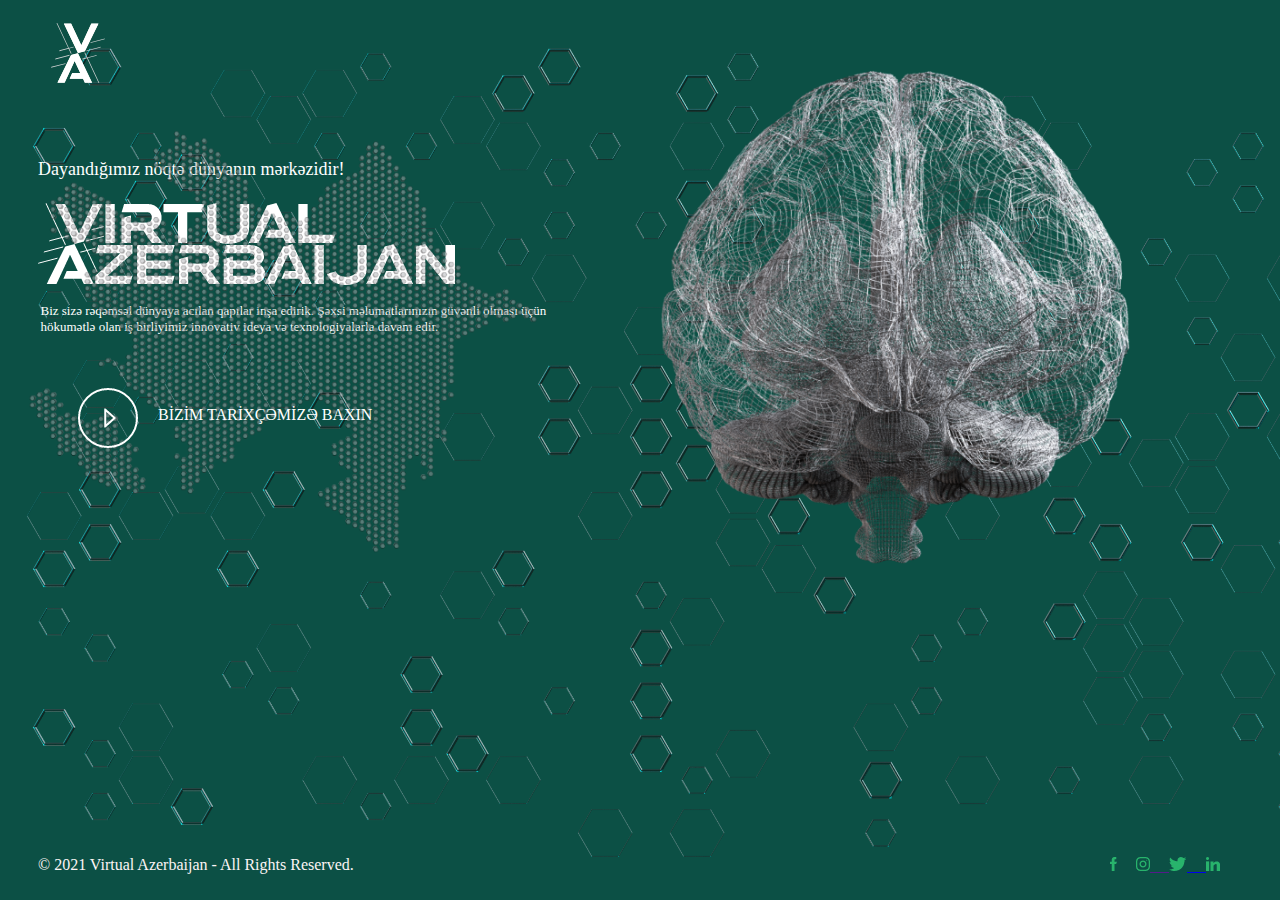
<file: index.html>
<!DOCTYPE html>
<html lang="en">

<head>
    <meta charset="UTF-8">
    <meta http-equiv="X-UA-Compatible" content="IE=edge">
    <meta name="viewport" content="width=device-width, initial-scale=1.0">
    <link rel="stylesheet" href="https://cdnjs.cloudflare.com/ajax/libs/font-awesome/6.0.0-beta3/css/all.min.css"
        integrity="sha512-Fo3rlrZj/k7ujTnHg4CGR2D7kSs0v4LLanw2qksYuRlEzO+tcaEPQogQ0KaoGN26/zrn20ImR1DfuLWnOo7aBA=="
        crossorigin="anonymous" referrerpolicy="no-referrer" />
    <link rel="stylesheet" href="./CSS/home.css">
    <link rel="icon" href="./img/favicon.svg">
    <title>Virtual Azerbaijan</title>
</head>

<body background="./img/Background_logo.png">

    <section>
        <nav>
            <a href="./index.html"><img src="./img/Logo_nav.svg" alt="Logo" class="logo" width="60" height="60"
                    style="margin-left: 40px; margin-top: 15px;" title="ANA SƏHİFƏ"></a>
            <ul>
                <li><a href="./news.html" title="XƏBƏRLƏR VƏ ELANLAR"><i class="fas fa-scroll"></i></a></li>
                <li><a href="./contact-us.html" title="BİZİMLƏ ƏLAQƏ"><i class="fas fa-phone"></i></a></li>
            </ul>
        </nav>
        <article>
            <p>Dayandığımız
                nöqtə dünyanın mərkəzidir!</p>
        </article>
    </section>

    <section>
        <article>
            <img src="./img/Virtual_logo.png" alt="Virtual logo" class="alt-logo">
        </article>
    </section>
    <section>
        <article>
            <pre style=" font-size: small; font-family: Roboto Condensed; color: white;">
          Biz sizə rəqəmsəl dünyaya acılan qapılar inşa edirik. Şəxsi məlumatlarınızın güvənli olması üçün
          hökumətlə olan iş birliyimiz innovativ ideya və texnologiyalarla davam edir.</pre>
        </article>
    </section>
    <section>
        <article>
            <img src="./img/Map_logo.png" alt="Map logo" class="map-logo">
        </article>
    </section>
    <section>
        <article>
            <img src="./img/Mask_logo.png" alt="Mask logo" class="mask-logo">
        </article>
    </section>
    <section>
        <article class="link-logo">
            <a href="https://www.facebook.com/virtualazerbaijan/" target="_blank"><img src="./img/Facebook_logo.png"
                    alt="facebook logo"></a>
            <a href=""><img src="./img/Instagram_logo.png" alt="Instagram logo"> </a>
            <a href="https://az.wikipedia.org/wiki/Virtual_Azerbaijan_Group_of_Companies" target="_blank"> <img
                    src="./img/Twitter_logo.png" alt="Twitter logo"> </a>
            <a href="https://www.linkedin.com/in/virtual-azerbaijan-group-of-company-522149221/?originalSubdomain=az"
                target="_blank"> <img src="./img/Linkedin_logo.png" alt="Linkedin logo"> </a>
        </article>
    </section>
    <section>
        <article class="play-logo">
            <a href="#"><img src="./img/Play_logo.png" alt="Play logo"></a>
            <span>BİZİM TARİXÇƏMİZƏ BAXIN</span>
        </article>
        
    </section>

    <footer>
        <p>&copy; 2021 Virtual Azerbaijan - All Rights Reserved.</p>
    </footer>

</body>

</html>
</file>
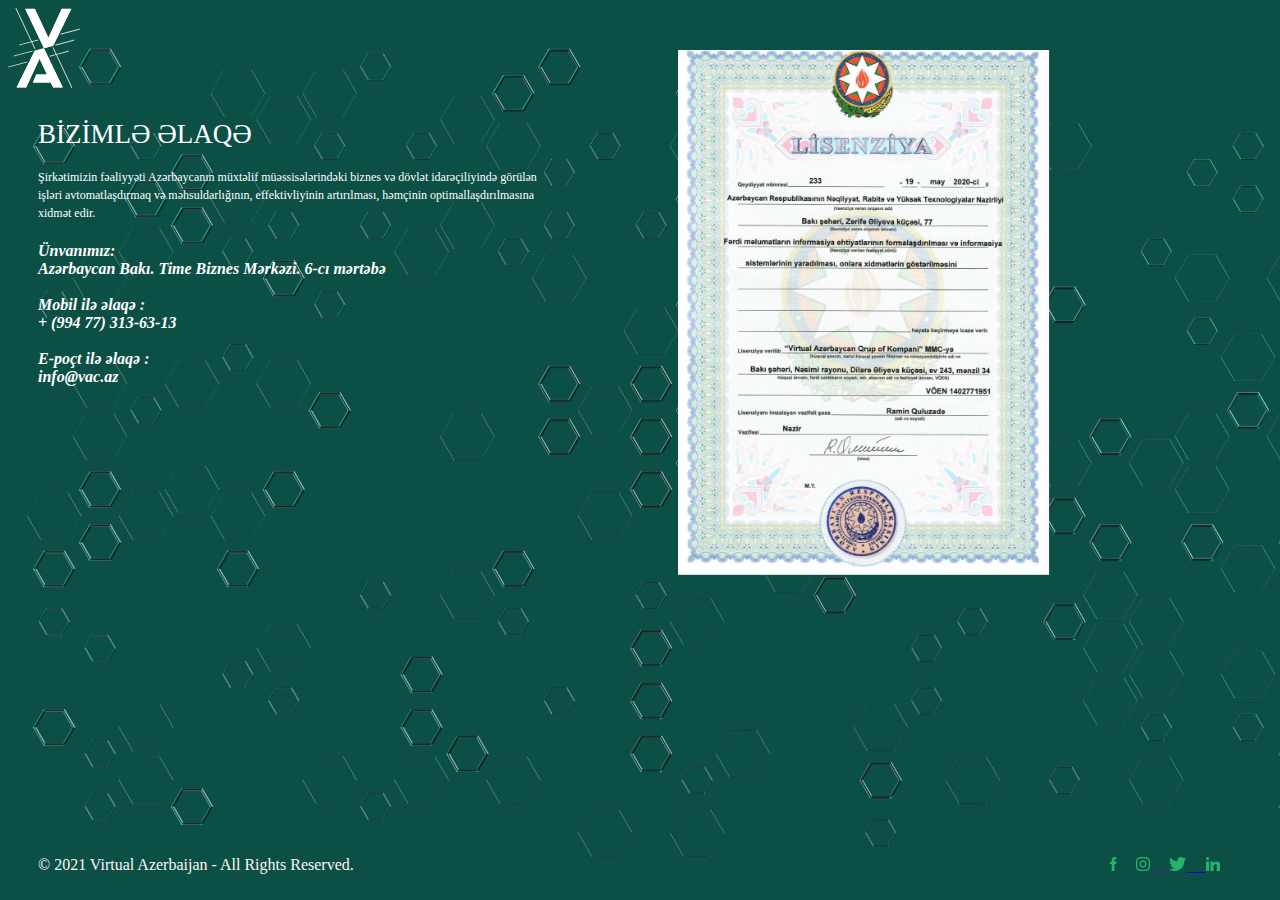
<file: contact-us.html>
<!DOCTYPE html>
<html lang="en">

<head>
    <meta charset="UTF-8">
    <meta http-equiv="X-UA-Compatible" content="IE=edge">
    <meta name="viewport" content="width=device-width, initial-scale=1.0">
    <link rel="stylesheet" href="./contact-us.css">
    <link rel="icon" href="./img/favicon.svg">
    <title>Bizimlə Əlaqə</title>
</head>

<body background="./img/Background_logo.png">
    <header>
        <a href="./home.html"><img src="./img/Logo.b93f8196.svg" alt="" class="logo" title="ANA SƏHİFƏ"></a>
        <p>BİZİMLƏ ƏLAQƏ</p><br>
        <pre>
Şirkətimizin fəaliyyəti Azərbaycanın müxtəlif müəssisələrindəki biznes və dövlət idarəçiliyində görülən
işləri avtomatlaşdırmaq və məhsuldarlığının, effektivliyinin artırılması, həmçinin optimallaşdırılmasına
xidmət edir.</pre>
        <address><b>Ünvanımız: <br> Azərbaycan Bakı. Time Biznes Mərkəzi. 6-cı mərtəbə<br><br>
                Mobil ilə əlaqə : <br>
                + (994 77) 313-63-13 <br><br>
                E-poçt ilə əlaqə : <br>
                info@vac.az <br><br></b>
        </address>
    </header>
    <section>
        <article class="link-logo">
            <a href="https://www.facebook.com/virtualazerbaijan/" target="_blank"><img src="./img/Facebook_logo.png"
                    alt="Facebook logo"></a>
            <a href=""><img src="./img/Instagram_logo.png" alt="Instagram logo"> </a>
            <a href="https://az.wikipedia.org/wiki/Virtual_Azerbaijan_Group_of_Companies" target="_blank"> <img
                    src="./img/Twitter_logo.png" alt="Twitterlogo"> </a>
            <a href="https://www.linkedin.com/in/virtual-azerbaijan-group-of-company-522149221/?originalSubdomain=az"
                target="_blank"> <img src="./img/Linkedin_logo.png" alt="Linkedin logo"> </a>
        </article>
    </section>
    <div id="map-container-google-3" class="z-depth-1-half map-container-3">
        <iframe src="https://maps.google.com/maps?q=timebusiness&t=k&z=13&ie=UTF8&iwloc=&output=embed" frameborder="0"
            style="border:0" allowfullscreen></iframe>
    </div>
     <section class="license">
         <img src="./img/Vac_license.png">
     </section>
    <footer>
        <p>&copy; 2021 Virtual Azerbaijan - All Rights Reserved.</p>
    </footer>
</body>
</file>
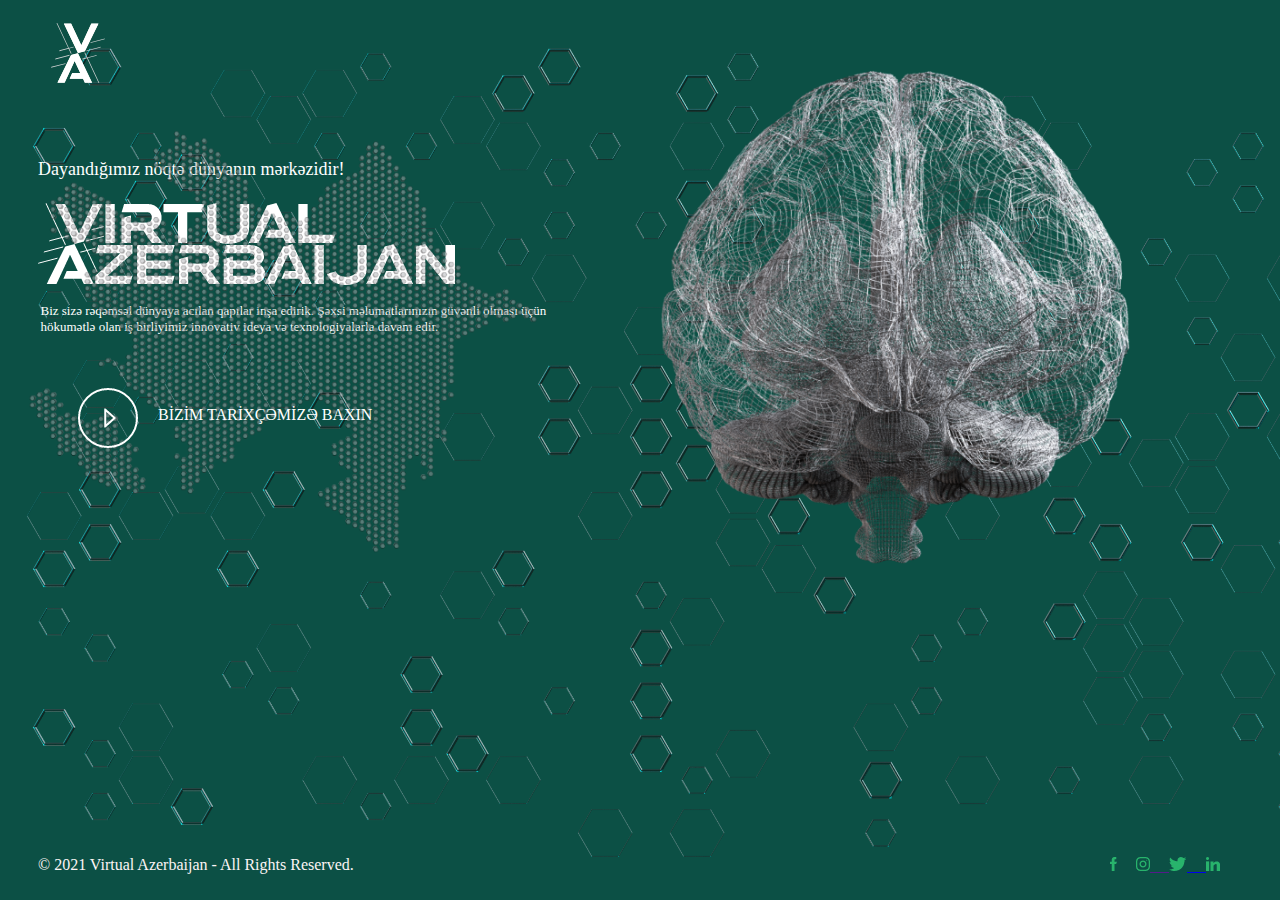
<file: home.html>
<!DOCTYPE html>
<html lang="en">

<head>
    <meta charset="UTF-8">
    <meta http-equiv="X-UA-Compatible" content="IE=edge">
    <meta name="viewport" content="width=device-width, initial-scale=1.0">
    <link rel="stylesheet" href="https://cdnjs.cloudflare.com/ajax/libs/font-awesome/6.0.0-beta3/css/all.min.css"
        integrity="sha512-Fo3rlrZj/k7ujTnHg4CGR2D7kSs0v4LLanw2qksYuRlEzO+tcaEPQogQ0KaoGN26/zrn20ImR1DfuLWnOo7aBA=="
        crossorigin="anonymous" referrerpolicy="no-referrer" />
    <link rel="stylesheet" href="./home.css">
    <link rel="icon" href="./img/favicon.svg">
    <title>Virtual Azerbaijan</title>
</head>

<body background="./img/Background_logo.png">

    <section>
        <nav>
            <a href="./home.html"><img src="./img/Logo.b93f8196.svg" alt="Logo" class="logo" width="60" height="60"
                    style="margin-left: 40px; margin-top: 15px;" title="ANA SƏHİFƏ"></a>
            <ul>
                <li><a href="./news.html" title="XƏBƏRLƏR VƏ ELANLAR"><i class="fas fa-scroll"></i></a></li>
                <li><a href="./contact-us.html" title="BİZİMLƏ ƏLAQƏ"><i class="fas fa-phone"></i></a></li>
            </ul>
        </nav>
        <article>
            <p>Dayandığımız
                nöqtə dünyanın mərkəzidir!</p>
        </article>
    </section>

    <section>
        <article>
            <img src="./img/Virtual_logo.png" alt="Virtual logo" class="alt-logo">
        </article>
    </section>
    <section>
        <article>
            <pre style=" font-size: small; font-family: Roboto Condensed; color: white;">
          Biz sizə rəqəmsəl dünyaya acılan qapılar inşa edirik. Şəxsi məlumatlarınızın güvənli olması üçün
          hökumətlə olan iş birliyimiz innovativ ideya və texnologiyalarla davam edir.</pre>
        </article>
    </section>
    <section>
        <article>
            <img src="./img/Map_logo.png" alt="Map logo" class="map-logo">
        </article>
    </section>
    <section>
        <article>
            <img src="./img/Mask_logo.png" alt="Mask logo" class="mask-logo">
        </article>
    </section>
    <section>
        <article class="link-logo">
            <a href="https://www.facebook.com/virtualazerbaijan/" target="_blank"><img src="./img/Facebook_logo.png"
                    alt="facebook logo"></a>
            <a href=""><img src="./img/Instagram_logo.png" alt="Instagram logo"> </a>
            <a href="https://az.wikipedia.org/wiki/Virtual_Azerbaijan_Group_of_Companies" target="_blank"> <img
                    src="./img/Twitter_logo.png" alt="Twitter logo"> </a>
            <a href="https://www.linkedin.com/in/virtual-azerbaijan-group-of-company-522149221/?originalSubdomain=az"
                target="_blank"> <img src="./img/Linkedin_logo.png" alt="Linkedin logo"> </a>
        </article>
    </section>
    <section>
        <article class="play-logo">
            <a href="#"><img src="./img/Play_logo.png" alt="Play logo"></a>
            <span>BİZİM TARİXÇƏMİZƏ BAXIN</span>
        </article>
        
    </section>

    <footer>
        <p>&copy; 2021 Virtual Azerbaijan - All Rights Reserved.</p>
    </footer>

</body>

</html>
</file>
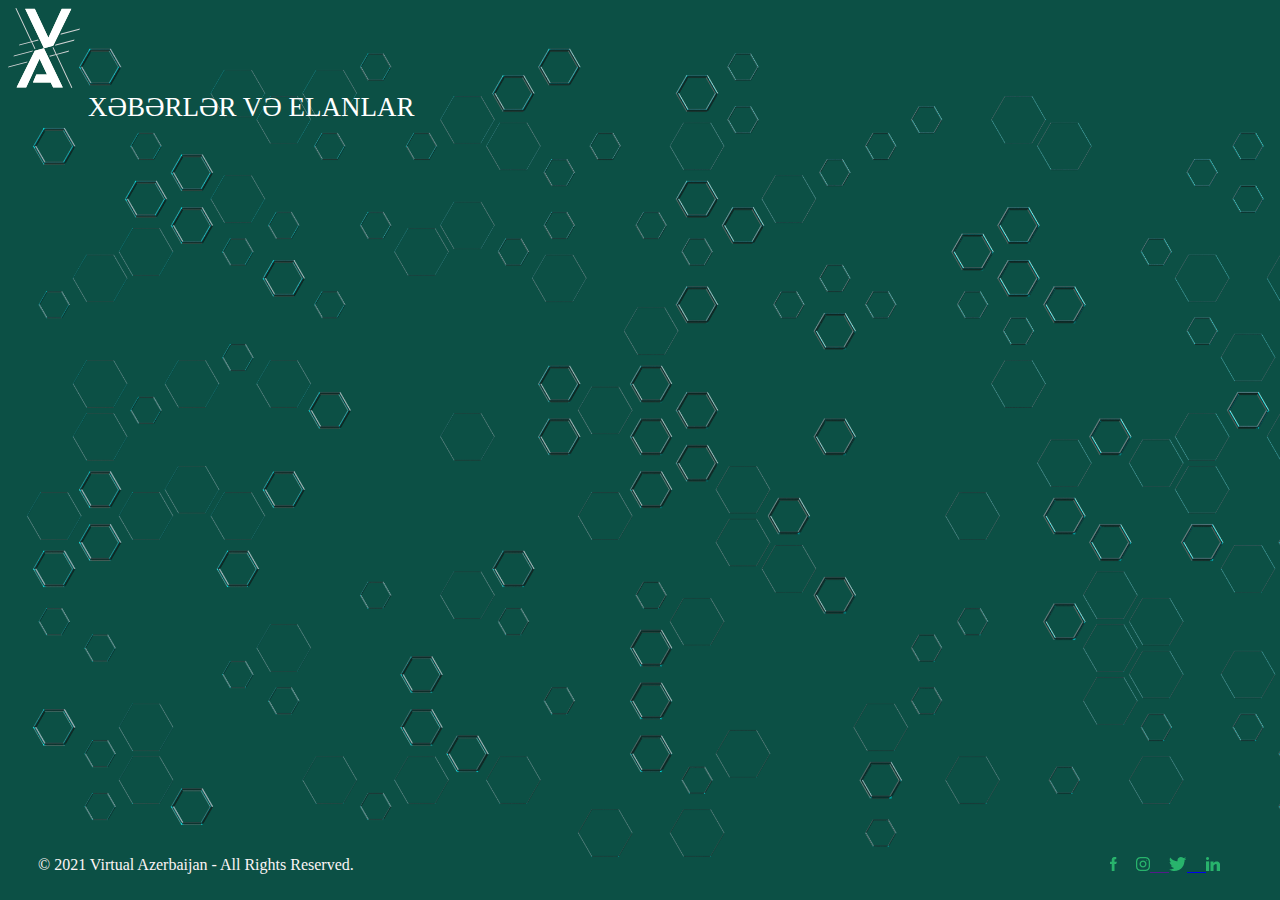
<file: news.html>
<!DOCTYPE html>
<html lang="en">

<head>
    <meta charset="UTF-8">
    <meta http-equiv="X-UA-Compatible" content="IE=edge">
    <meta name="viewport" content="width=device-width, initial-scale=1.0">
    <link rel="stylesheet" href="https://cdnjs.cloudflare.com/ajax/libs/font-awesome/6.0.0-beta3/css/all.min.css"
        integrity="sha512-Fo3rlrZj/k7ujTnHg4CGR2D7kSs0v4LLanw2qksYuRlEzO+tcaEPQogQ0KaoGN26/zrn20ImR1DfuLWnOo7aBA=="
        crossorigin="anonymous" referrerpolicy="no-referrer" />
    <link rel="stylesheet" href="./news.css">
    <link rel="icon" href="./img/favicon.svg">
    <title>Xəbərlər və Elanlar</title>
</head>

<body background="./img/Background_logo.png">
    <header>
        <a href="./home.html"><img src="./img/Logo.b93f8196.svg" alt="" class="logo" title="ANA SƏHİFƏ"></a>
        <p>XƏBƏRLƏR VƏ ELANLAR</p><br>
    </header>
    <section>
        <article class="link-logo">
            <a href="https://www.facebook.com/virtualazerbaijan/" target="_blank"><img src="./img/Facebook_logo.png"
                    alt="Facebook_logo"></a>
            <a href=""><img src="./img/Instagram_logo.png" alt="Instagram logo"> </a>
            <a href="https://az.wikipedia.org/wiki/Virtual_Azerbaijan_Group_of_Companies" target="_blank"> <img
                    src="./img/Twitter_logo.png" alt="Twitter logo"> </a>
            <a href="https://www.linkedin.com/in/virtual-azerbaijan-group-of-company-522149221/?originalSubdomain=az"
                target="_blank"> <img src="./img/Linkedin_logo.png" alt="Linkedin logo"> </a>
        </article>
    </section>
    <section>
        <article>
            <iframe width="560" height="315" src="https://www.youtube.com/embed/tqCRExp6MYI"
                title="YouTube video player" frameborder="0"
                allow="accelerometer; autoplay; clipboard-write; encrypted-media; gyroscope; picture-in-picture"
                allowfullscreen></iframe>
            <iframe width="560" height="315" src="https://www.youtube.com/embed/LFOx-vmYrts"
                title="YouTube video player" frameborder="0"
                allow="accelerometer; autoplay; clipboard-write; encrypted-media; gyroscope; picture-in-picture"
                allowfullscreen></iframe>
            <iframe width="560" height="315" src="https://www.youtube.com/embed/FGZAMM5iEB0"
                title="YouTube video player" frameborder="0"
                allow="accelerometer; autoplay; clipboard-write; encrypted-media; gyroscope; picture-in-picture"
                allowfullscreen></iframe>

        </article>
        <article>
            <iframe width="560" height="315" src="https://www.youtube.com/embed/QiwmFD2mDqQ"
                title="YouTube video player" frameborder="0"
                allow="accelerometer; autoplay; clipboard-write; encrypted-media; gyroscope; picture-in-picture"
                allowfullscreen class="iframe-bottom"></iframe>
            <iframe width="560" height="315" src="https://www.youtube.com/embed/dxsawQOQ9lU"
                title="YouTube video player" frameborder="0"
                allow="accelerometer; autoplay; clipboard-write; encrypted-media; gyroscope; picture-in-picture"
                allowfullscreen class="iframe-bottom2"></iframe>
            <iframe width="560" height="315" src="https://www.youtube.com/embed/WInTHMAj2ZU"
                title="YouTube video player" frameborder="0"
                allow="accelerometer; autoplay; clipboard-write; encrypted-media; gyroscope; picture-in-picture"
                allowfullscreen class="iframe-bottom3"></iframe>
        </article>
    </section>
    
    <footer>
        <p>&copy; 2021 Virtual Azerbaijan - All Rights Reserved.</p>
    </footer>
</body>

</html>
</file>
<file: CSS/home.css>
body {
    background-color: #0C5045;
}

nav {
    display: flex;
    align-items: center;
}

section article p {

    font-family: Roboto Condensed;
    font-size: 18px;
    font-weight: 300px;
    margin-top: 72px;
    margin-left: 30px;
    color: white;
}

nav ul {
    list-style-type: none;
    position: absolute;
    right: 300px;
}

nav ul li {
    display: inline-block;
    transform: translateX(260px);
    align-items: center;
    padding: 20px;
}

nav ul li a {
    color: #fff;
    text-decoration: none;
    /*altindan xetti yigisdirmaq*/
    padding: 5px;
}

.link-logo {
    position: absolute;
    bottom: 0px;
    right: 0px;
    margin-right: 60px;
    margin-bottom: 25px;
    word-spacing: 15px;
}

.play-logo a{
    position: absolute;
    margin-left: 70px;
    margin-top: 40px;
}

.play-logo span {
    position: absolute;
    margin-left: 150px;
    margin-top: 58px;
    color: #fff;
    font-family: ROBOTO Condensed;
}
.mask-logo {
    position: absolute;
    margin-left: 650px;
    top: 0px;
    margin-top: 70px;
    height: 500px;
}

.map-logo {
    position: absolute;
    top: 0px;
    height: 550px;
    margin-top: 70px;
}

.alt-logo {
    margin-top: 5px;
    margin-left: 30px;

}

footer {
    position: absolute;
    margin-bottom: 10px;
    bottom: 0px;
    margin-left: 30px;
    color: rgb(252, 245, 245);
}
</file>
<file: contact-us.css>
body {
    background-color: #0C5045;
}

body header address {
    margin-left: 30px;
    margin-top: 20px;
    color: #fff;

}

body header p {
    margin-left: 30px;
    color: #fff;
    font-family: Roboto Condensed;
    font-size: 27px;
    margin-bottom: 0;

}

.link-logo {
    position: absolute;
    bottom: 0px;
    right: 0px;
    margin-right: 60px;
    margin-bottom: 25px;
    word-spacing: 15px;
}

div iframe {

    margin-left: 30px;
    width: 480px;

}

.license {
    position: absolute;
    right: 230px;
    top: 50px;
    height: 50px;

}


body header pre {
    margin-top: 0;
    font-size: 12px;
    box-sizing: border-box;
    color: #fff;
    font-family: Roboto Condensed;
    visibility: visible;
    font-weight: 400;
    line-height: 1.5;
    margin-left: 30px;
}

footer {
    position: absolute;
    margin-bottom: 10px;
    bottom: 0px;
    margin-left: 30px;
    color: rgb(252, 245, 245);
}
</file>
<file: home.css>
body {
    background-color: #0C5045;
}

nav {
    display: flex;
    align-items: center;
}

section article p {

    font-family: Roboto Condensed;
    font-size: 18px;
    font-weight: 300px;
    margin-top: 72px;
    margin-left: 30px;
    color: white;
}

nav ul {
    list-style-type: none;
    position: absolute;
    right: 300px;
}

nav ul li {
    display: inline-block;
    transform: translateX(260px);
    align-items: center;
    padding: 20px;
}

nav ul li a {
    color: #fff;
    text-decoration: none;
    /*altindan xetti yigisdirmaq*/
    padding: 5px;
}

.link-logo {
    position: absolute;
    bottom: 0px;
    right: 0px;
    margin-right: 60px;
    margin-bottom: 25px;
    word-spacing: 15px;
}

.play-logo a{
    position: absolute;
    margin-left: 70px;
    margin-top: 40px;
}

.play-logo span {
    position: absolute;
    margin-left: 150px;
    margin-top: 58px;
    color: #fff;
    font-family: ROBOTO Condensed;
}
.mask-logo {
    position: absolute;
    margin-left: 650px;
    top: 0px;
    margin-top: 70px;
    height: 500px;
}

.map-logo {
    position: absolute;
    top: 0px;
    height: 550px;
    margin-top: 70px;
}

.alt-logo {
    margin-top: 5px;
    margin-left: 30px;

}

footer {
    position: absolute;
    margin-bottom: 10px;
    bottom: 0px;
    margin-left: 30px;
    color: rgb(252, 245, 245);
}
</file>
<file: news.css>
body{
    background-color: #0C5045;
}
body header p{
    margin-left: 80px;
    color: #fff;
    font-family: Roboto Condensed;
    font-size: 27px;
    margin-top: 0px;
}
iframe{
    margin-left: 30px;
    width: 400px;
    height: 200px;
    margin-top: -30px;
}
body section .iframe-bottom{
   padding: 40px;
   margin-left: -10px;
}
body section .iframe-bottom2{
    padding: 40px;
    margin-left: -50px;
}
body section .iframe-bottom3{
    position:absolute;
    margin-top: 10px;
    margin-left: -6px;
}

.link-logo{
    position:absolute;
    bottom: 0px;
    right: 0px;
    margin-right: 60px;
    margin-bottom: 25px;
    word-spacing: 15px;
}
footer{
    position: absolute;
    margin-bottom: 10px;
    bottom: 0px;
    margin-left: 30px;
    color: rgb(252, 245, 245);
}
</file>
